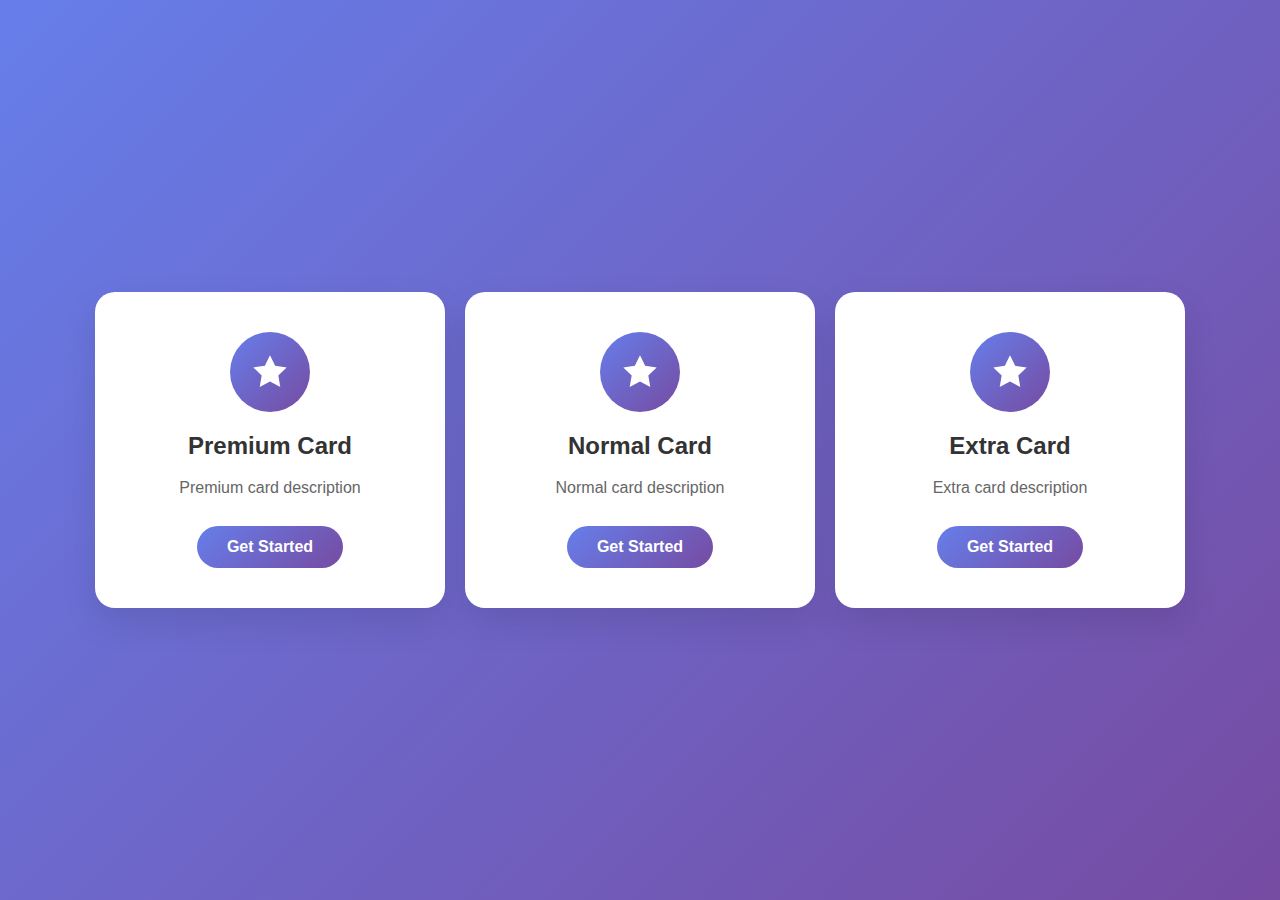
<file: card.html>
<!DOCTYPE html>
<html lang="en">
<head>
    <meta charset="UTF-8">
    <meta name="viewport" content="width=device-width, initial-scale=1.0">
    <title>Hover Card Effect</title>
    <style>
        * {
            margin: 0;
            padding: 0;
            box-sizing: border-box;
        }

        body {
            font-family: 'Arial', sans-serif;
            background: linear-gradient(135deg, #667eea 0%, #764ba2 100%);
            min-height: 100vh;
            display: flex;
            justify-content: center;
            align-items: center;
            padding: 20px;
        }

        .card {
            background: white;
            border-radius: 20px;
            padding: 40px;
            width: 350px;
            box-shadow: 0 15px 35px rgba(0, 0, 0, 0.1);
            transition: all 0.3s ease;
            cursor: pointer;
            position: relative;
            overflow: hidden;
            margin: 10px;
        }

        .card::before {
            content: '';
            position: absolute;
            top: 0;
            left: -100%;
            width: 100%;
            height: 100%;
            background: linear-gradient(90deg, transparent, rgba(255, 255, 255, 0.2), transparent);
            transition: left 0.5s ease;
        }

        .card:hover::before {
            left: 100%;
        }

        .card:hover {
            transform: translateY(-15px) scale(1.02);
            box-shadow: 0 25px 50px rgba(0, 0, 0, 0.2);
        }

        .card-icon {
            width: 80px;
            height: 80px;
            background: linear-gradient(135deg, #667eea, #764ba2);
            border-radius: 50%;
            display: flex;
            align-items: center;
            justify-content: center;
            margin: 0 auto 20px;
            transition: all 0.3s ease;
        }

        .card:hover .card-icon {
            transform: rotate(360deg) scale(1.1);
        }

        .card-icon svg {
            width: 40px;
            height: 40px;
            fill: white;
        }

        .card-title {
            font-size: 24px;
            font-weight: bold;
            text-align: center;
            margin-bottom: 15px;
            color: #333;
            transition: color 0.3s ease;
        }

        .card:hover .card-title {
            color: #667eea;
        }

        .card-description {
            font-size: 16px;
            line-height: 1.6;
            text-align: center;
            color: #666;
            margin-bottom: 25px;
            transition: color 0.3s ease;
        }

        .card:hover .card-description {
            color: #555;
        }

        .card-button {
            background: linear-gradient(135deg, #667eea, #764ba2);
            color: white;
            border: none;
            padding: 12px 30px;
            border-radius: 25px;
            font-size: 16px;
            font-weight: 600;
            cursor: pointer;
            display: block;
            margin: 0 auto;
            transition: all 0.3s ease;
            position: relative;
            overflow: hidden;
        }

        .card-button::before {
            content: '';
            position: absolute;
            top: 0;
            left: -100%;
            width: 100%;
            height: 100%;
            background: linear-gradient(90deg, transparent, rgba(255, 255, 255, 0.3), transparent);
            transition: left 0.5s ease;
        }

        .card:hover .card-button {
            transform: translateY(-2px);
            box-shadow: 0 8px 20px rgba(102, 126, 234, 0.4);
        }

        .card:hover .card-button::before {
            left: 100%;
        }

        .card-button:active {
            transform: translateY(0);
        }
    </style>
</head>
<body>
    <div class="card">
        <div class="card-icon">
            <svg viewBox="0 0 24 24">
                <path d="M12 2l3.09 6.26L22 9.27l-5 4.87 1.18 6.88L12 17.77l-6.18 3.25L7 14.14 2 9.27l6.91-1.01L12 2z"/>
            </svg>
        </div>
        <h2 class="card-title">Premium Card</h2>
        <p class="card-description">
            Premium card description
        </p>
        <button class="card-button">Get Started</button>
    </div>


    <div class="card">
        <div class="card-icon">
            <svg viewBox="0 0 24 24">
                <path d="M12 2l3.09 6.26L22 9.27l-5 4.87 1.18 6.88L12 17.77l-6.18 3.25L7 14.14 2 9.27l6.91-1.01L12 2z"/>
            </svg>
        </div>
        <h2 class="card-title">Normal Card</h2>
        <p class="card-description">
            Normal card description
        </p>
        <button class="card-button">Get Started</button>
    </div>




    <div class="card">
        <div class="card-icon">
            <svg viewBox="0 0 24 24">
                <path d="M12 2l3.09 6.26L22 9.27l-5 4.87 1.18 6.88L12 17.77l-6.18 3.25L7 14.14 2 9.27l6.91-1.01L12 2z"/>
            </svg>
        </div>
        <h2 class="card-title">Extra Card</h2>
        <p class="card-description">
            Extra card description
        </p>
        <button class="card-button">Get Started</button>
    </div>
</body>
</html>
</file>
